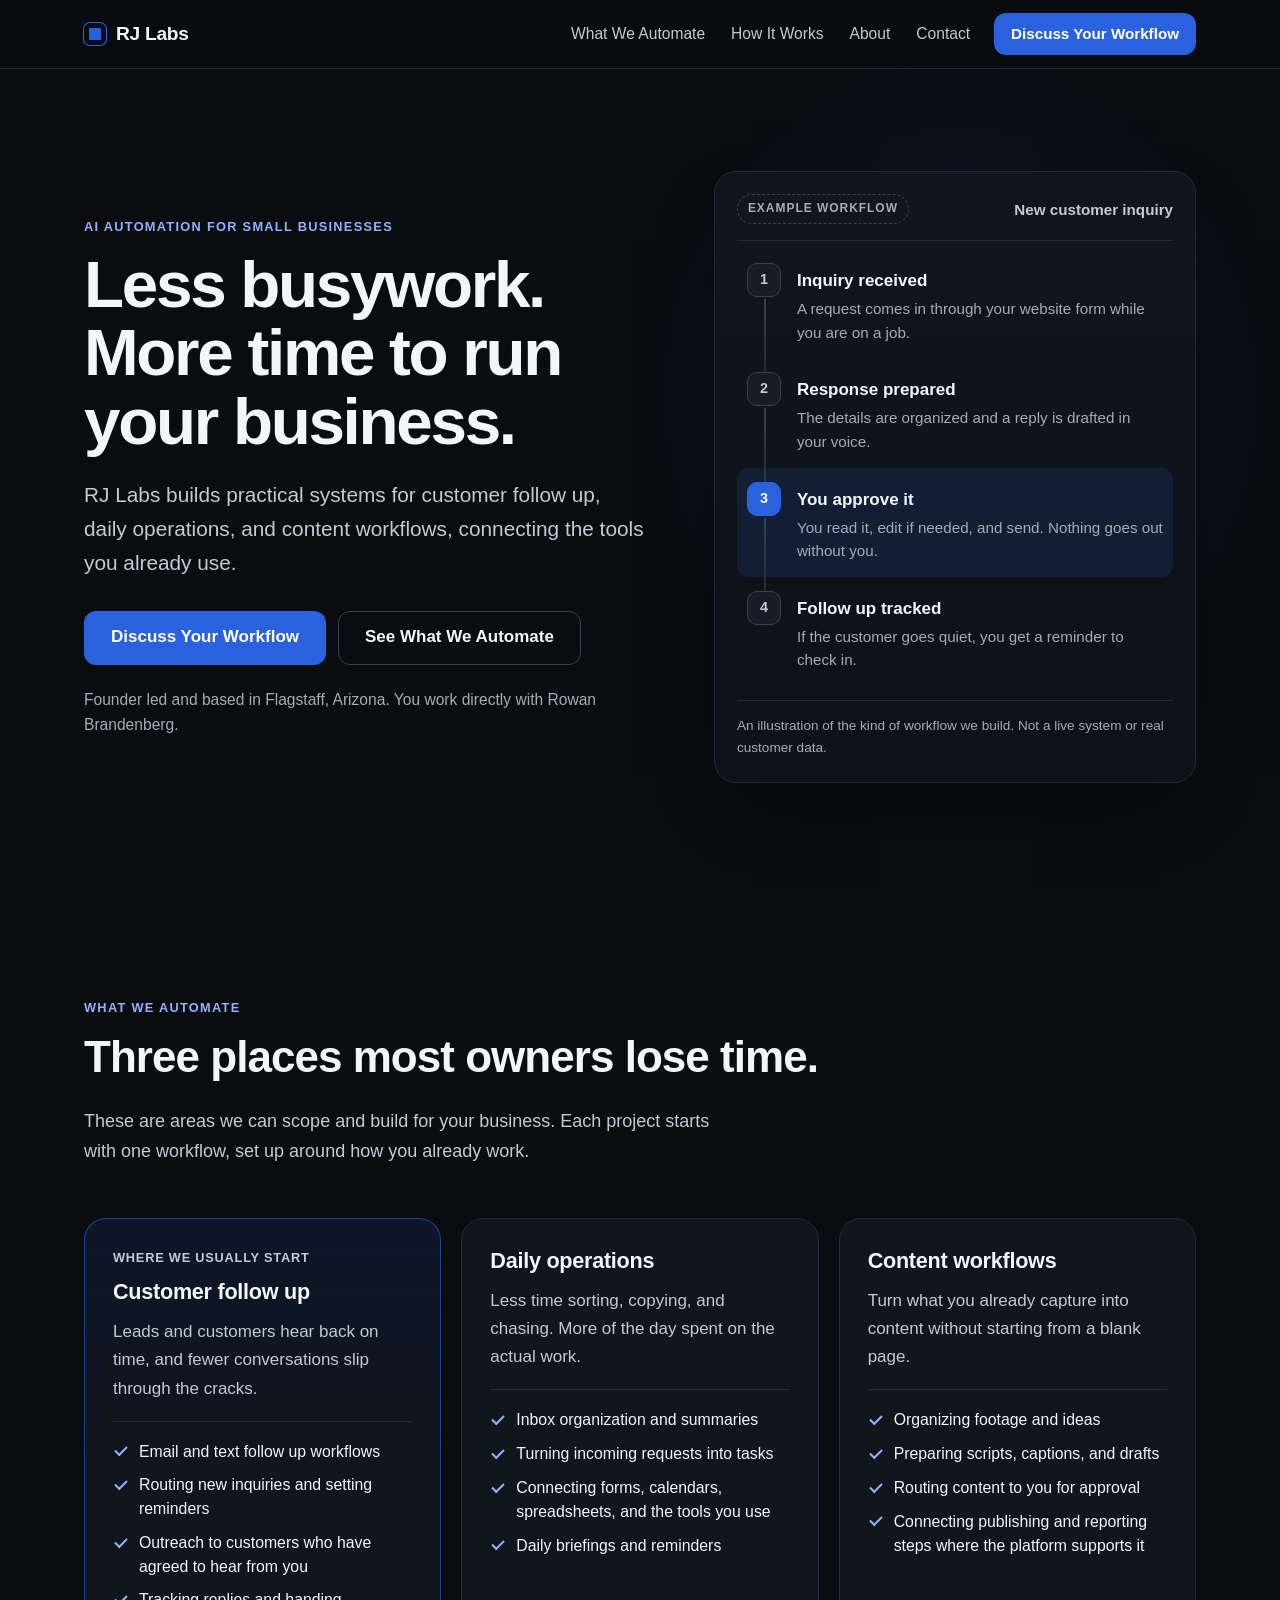
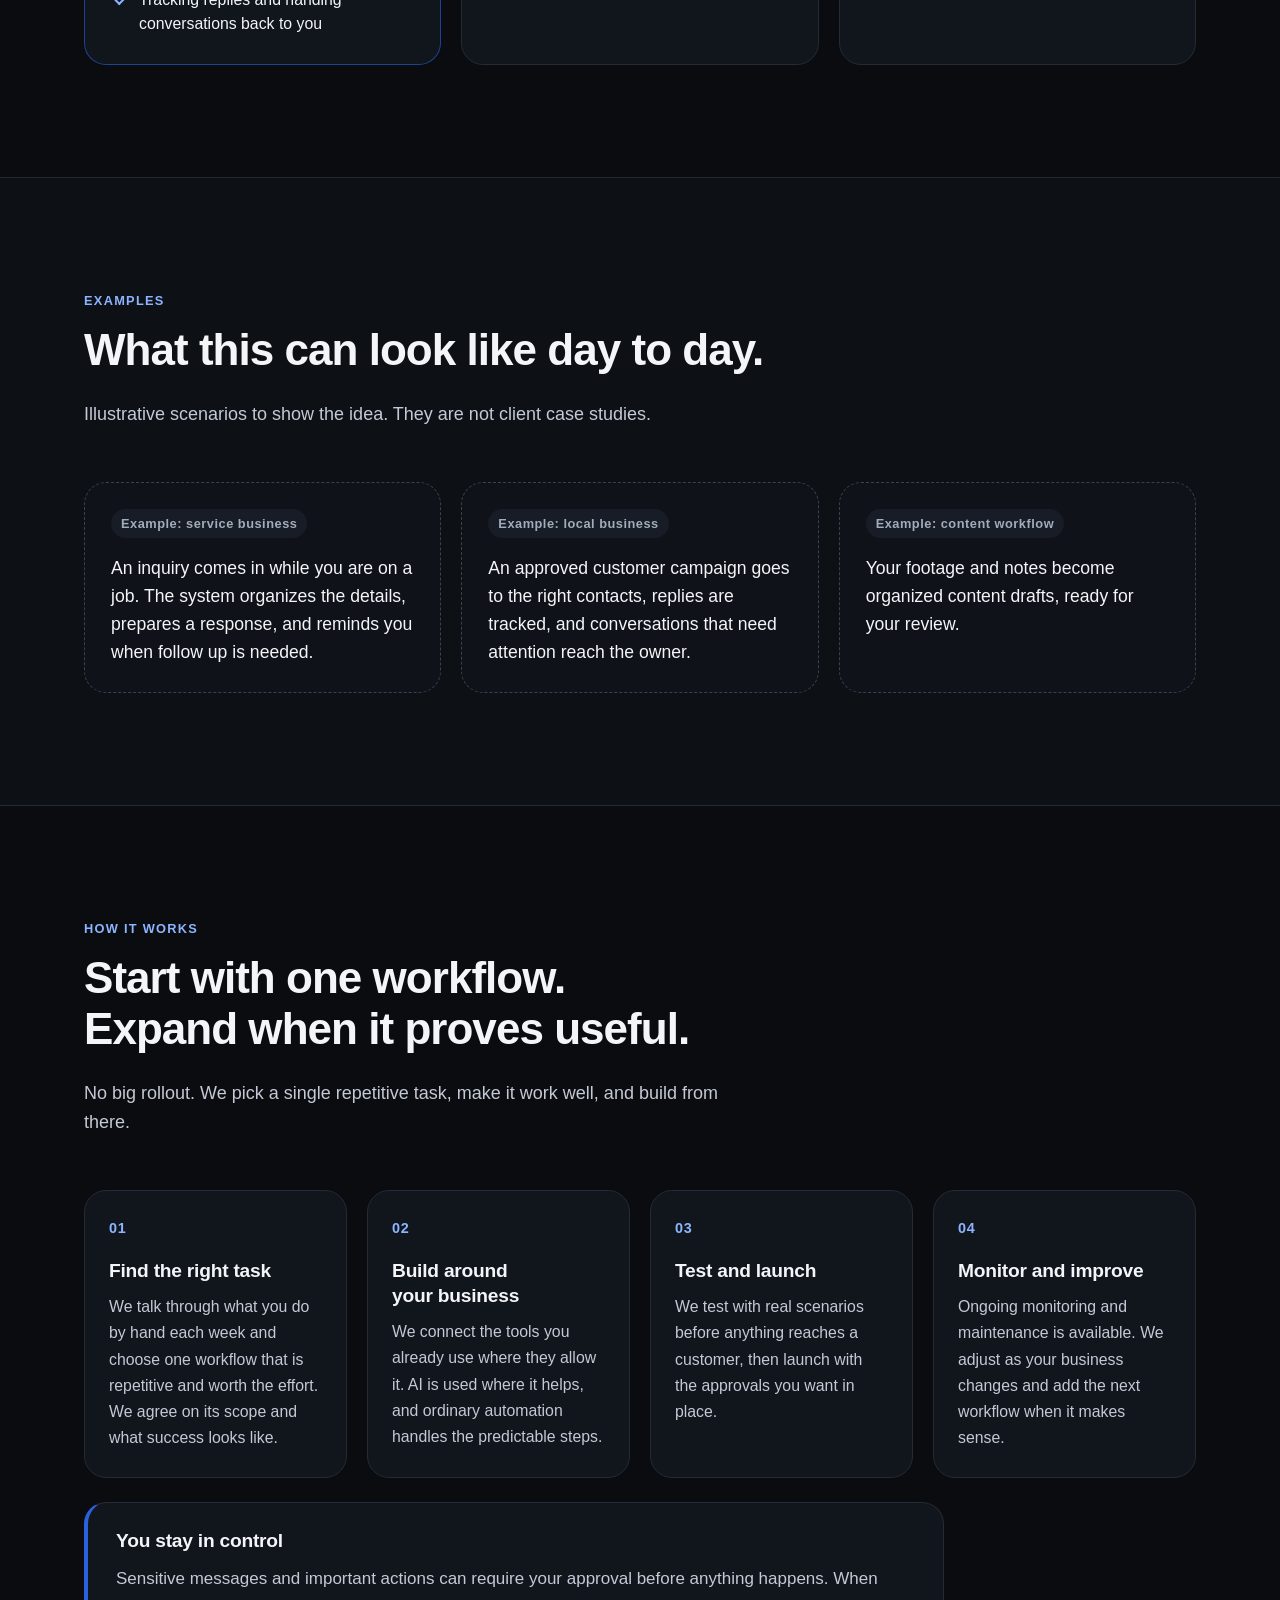
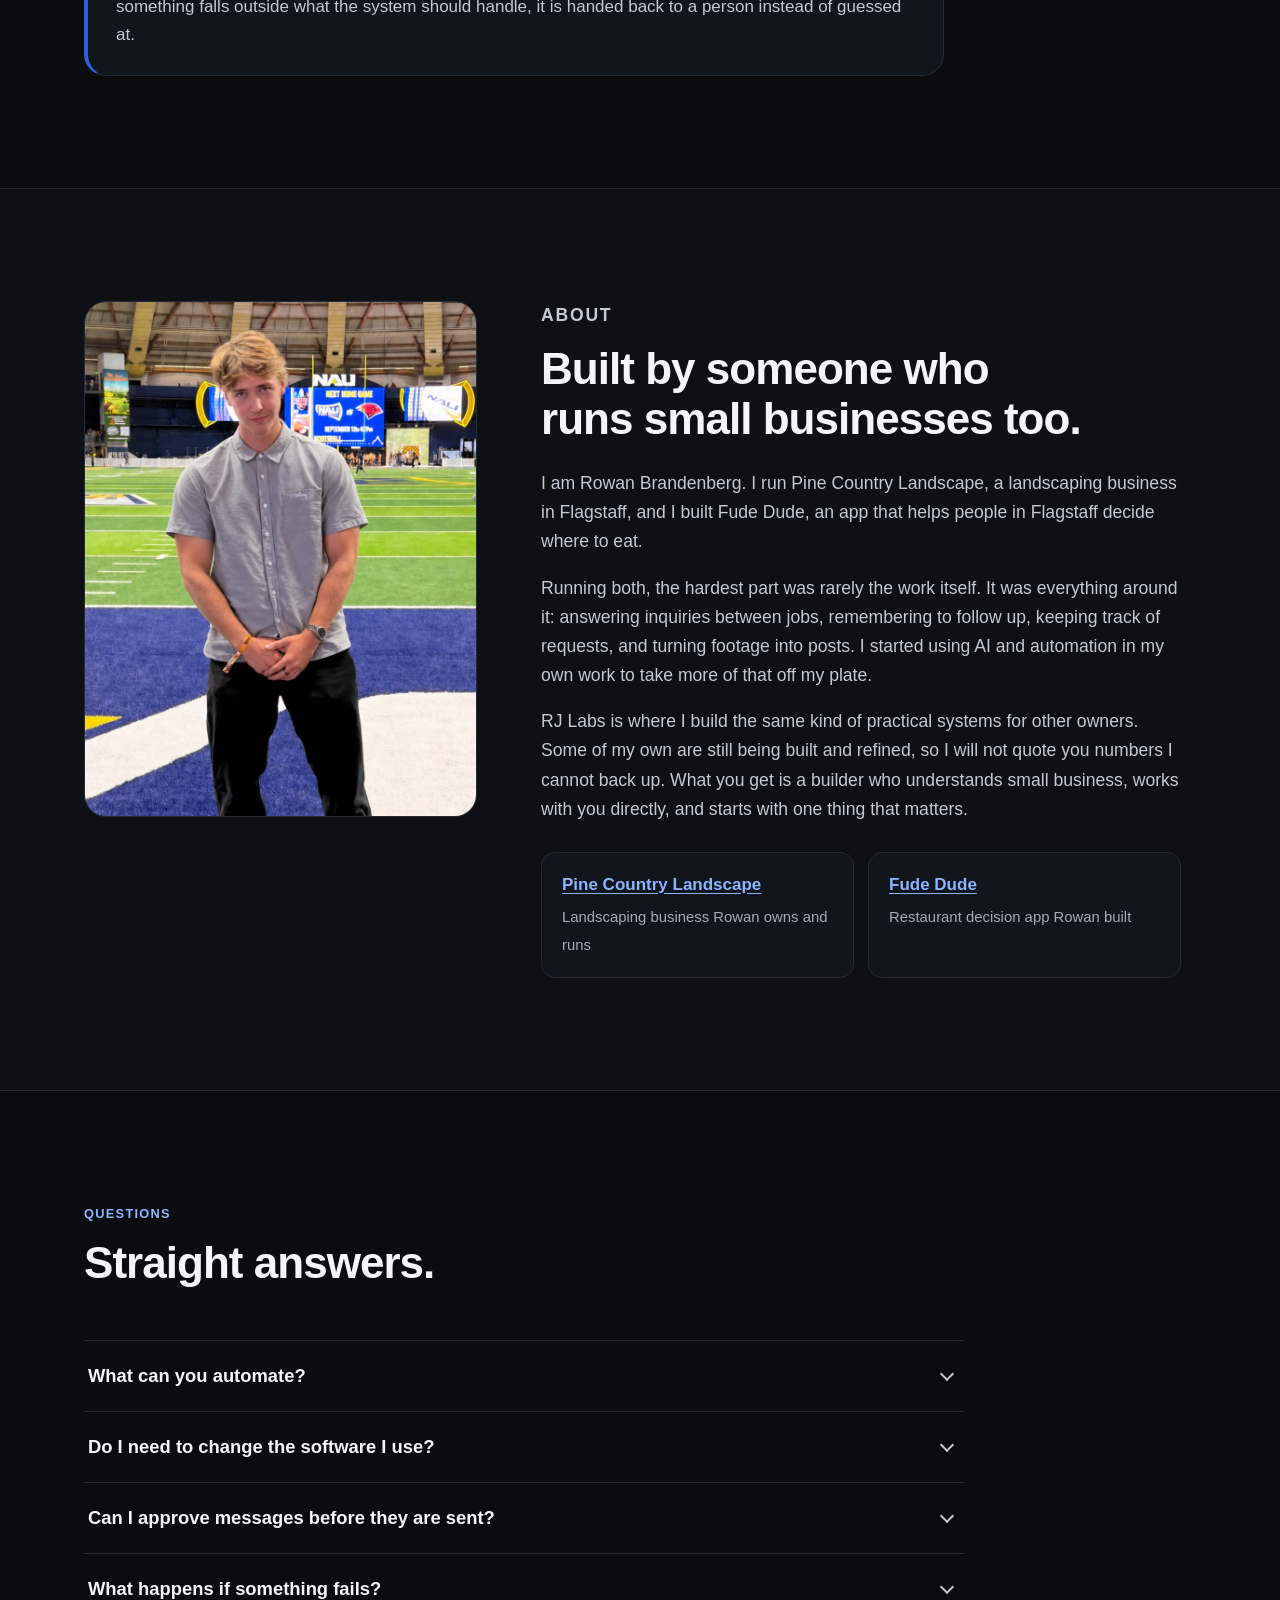
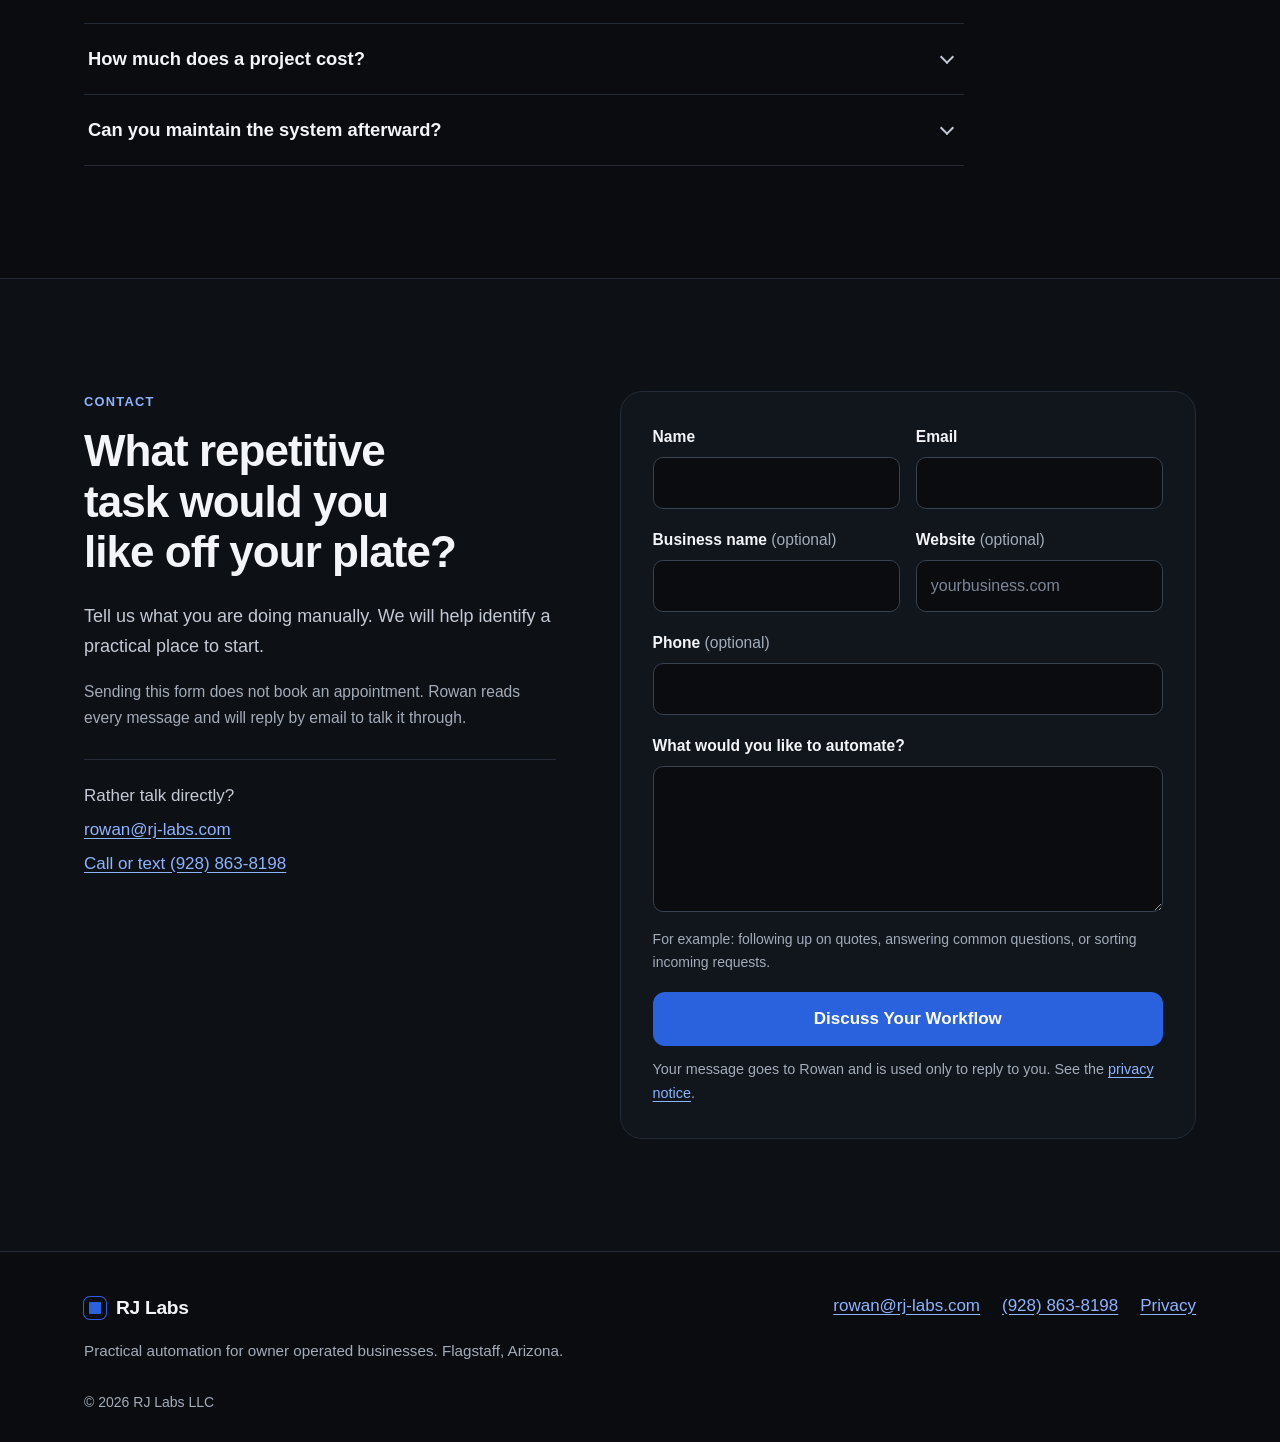
<file: index.html>
<!doctype html>
<html lang="en">
<head>
  <meta charset="utf-8">
  <meta name="viewport" content="width=device-width, initial-scale=1">
  <title>RJ Labs | AI automation for small businesses | Flagstaff, AZ</title>
  <meta name="description" content="RJ Labs builds practical automation for owner operated businesses: customer follow up, daily operations, and content workflows, connected to the tools you already use. Founder led, based in Flagstaff, Arizona.">
  <link rel="canonical" href="https://rj-labs.com/">
  <meta name="color-scheme" content="dark">
  <meta name="theme-color" content="#0A0C10">
  <meta property="og:site_name" content="RJ Labs">
  <meta property="og:title" content="RJ Labs | Less busywork. More time to run your business.">
  <meta property="og:description" content="Practical automation for customer follow up, daily operations, and content workflows, built around the tools you already use.">
  <meta property="og:type" content="website">
  <meta property="og:url" content="https://rj-labs.com/">
  <meta property="og:image" content="https://rj-labs.com/assets/og.jpg">
  <meta property="og:image:width" content="1200">
  <meta property="og:image:height" content="630">
  <meta property="og:image:alt" content="RJ Labs. Less busywork. More time to run your business.">
  <meta name="twitter:card" content="summary_large_image">
  <meta name="twitter:title" content="RJ Labs | AI automation for small businesses">
  <meta name="twitter:description" content="Practical automation for customer follow up, daily operations, and content workflows.">
  <meta name="twitter:image" content="https://rj-labs.com/assets/og.jpg">
  <link rel="icon" href="assets/favicon.svg" type="image/svg+xml">
  <link rel="apple-touch-icon" href="assets/apple-touch-icon.png">
  <link rel="stylesheet" href="styles.css">
  <script>document.documentElement.className += " js";</script>
  <script type="application/ld+json">
  {
    "@context": "https://schema.org",
    "@type": "ProfessionalService",
    "name": "RJ Labs",
    "legalName": "RJ Labs LLC",
    "url": "https://rj-labs.com/",
    "logo": "https://rj-labs.com/assets/apple-touch-icon.png",
    "image": "https://rj-labs.com/assets/og.jpg",
    "description": "Practical automation for owner operated small businesses: customer follow up, daily operations, and content workflows.",
    "email": "rowan@rj-labs.com",
    "telephone": "+1-928-863-8198",
    "areaServed": [
      {"@type": "City", "name": "Flagstaff, Arizona"},
      {"@type": "State", "name": "Arizona"}
    ],
    "founder": {"@type": "Person", "name": "Rowan Brandenberg"}
  }
  </script>
</head>
<body>
  <a class="skip" href="#main">Skip to main content</a>

  <header class="site-header">
    <div class="wrap header-row">
      <a class="brand" href="#top" aria-label="RJ Labs, back to top">
        <span class="brand-mark" aria-hidden="true"></span>
        <span class="brand-name">RJ Labs</span>
      </a>
      <button class="menu-toggle" id="menu-toggle" type="button" aria-expanded="false" aria-controls="site-nav">
        <span class="menu-icon" aria-hidden="true"></span>
        <span class="menu-label">Menu</span>
      </button>
      <nav class="site-nav" id="site-nav" aria-label="Main">
        <ul class="nav">
          <li><a href="#automate">What We Automate</a></li>
          <li><a href="#how">How It Works</a></li>
          <li><a href="#about">About</a></li>
          <li><a href="#contact">Contact</a></li>
        </ul>
        <a class="btn btn-primary btn-sm nav-cta" href="#contact" data-cta="header">Discuss Your Workflow</a>
      </nav>
    </div>
  </header>

  <main id="main">
    <!-- Hero -->
    <section class="hero" id="top" aria-labelledby="hero-title">
      <div class="wrap hero-grid">
        <div class="hero-copy">
          <p class="eyebrow">AI automation for small businesses</p>
          <h1 id="hero-title">Less busywork. More time to run your business.</h1>
          <p class="lede">RJ Labs builds practical systems for customer follow up, daily operations, and content workflows, connecting the tools you already use.</p>
          <div class="hero-actions">
            <a class="btn btn-primary btn-lg" href="#contact" data-cta="hero">Discuss Your Workflow</a>
            <a class="btn btn-quiet btn-lg" href="#automate">See What We Automate</a>
          </div>
          <p class="hero-note">Founder led and based in Flagstaff, Arizona. You work directly with Rowan Brandenberg.</p>
        </div>

        <figure class="flow" aria-labelledby="flow-caption">
          <div class="flow-head">
            <span class="flow-tag">Example workflow</span>
            <span class="flow-title">New customer inquiry</span>
          </div>
          <ol class="flow-steps">
            <li class="flow-step" style="--i:0">
              <span class="flow-dot" aria-hidden="true">1</span>
              <div>
                <p class="flow-step-title">Inquiry received</p>
                <p class="flow-step-text">A request comes in through your website form while you are on a job.</p>
              </div>
            </li>
            <li class="flow-step" style="--i:1">
              <span class="flow-dot" aria-hidden="true">2</span>
              <div>
                <p class="flow-step-title">Response prepared</p>
                <p class="flow-step-text">The details are organized and a reply is drafted in your voice.</p>
              </div>
            </li>
            <li class="flow-step flow-step-owner" style="--i:2">
              <span class="flow-dot" aria-hidden="true">3</span>
              <div>
                <p class="flow-step-title">You approve it</p>
                <p class="flow-step-text">You read it, edit if needed, and send. Nothing goes out without you.</p>
              </div>
            </li>
            <li class="flow-step" style="--i:3">
              <span class="flow-dot" aria-hidden="true">4</span>
              <div>
                <p class="flow-step-title">Follow up tracked</p>
                <p class="flow-step-text">If the customer goes quiet, you get a reminder to check in.</p>
              </div>
            </li>
          </ol>
          <figcaption id="flow-caption" class="flow-caption">An illustration of the kind of workflow we build. Not a live system or real customer data.</figcaption>
        </figure>
      </div>
    </section>

    <!-- What we automate -->
    <section class="section" id="automate" aria-labelledby="automate-title">
      <div class="wrap">
        <div class="section-head">
          <p class="eyebrow">What we automate</p>
          <h2 id="automate-title">Three places most owners lose time.</h2>
          <p class="section-sub">These are areas we can scope and build for your business. Each project starts with one workflow, set up around how you already work.</p>
        </div>
        <div class="service-grid">
          <article class="service service-lead reveal">
            <p class="service-kicker">Where we usually start</p>
            <h3>Customer follow up</h3>
            <p>Leads and customers hear back on time, and fewer conversations slip through the cracks.</p>
            <ul class="ticks">
              <li>Email and text follow up workflows</li>
              <li>Routing new inquiries and setting reminders</li>
              <li>Outreach to customers who have agreed to hear from you</li>
              <li>Tracking replies and handing conversations back to you</li>
            </ul>
          </article>
          <article class="service reveal">
            <h3>Daily operations</h3>
            <p>Less time sorting, copying, and chasing. More of the day spent on the actual work.</p>
            <ul class="ticks">
              <li>Inbox organization and summaries</li>
              <li>Turning incoming requests into tasks</li>
              <li>Connecting forms, calendars, spreadsheets, and the tools you use</li>
              <li>Daily briefings and reminders</li>
            </ul>
          </article>
          <article class="service reveal">
            <h3>Content workflows</h3>
            <p>Turn what you already capture into content without starting from a blank page.</p>
            <ul class="ticks">
              <li>Organizing footage and ideas</li>
              <li>Preparing scripts, captions, and drafts</li>
              <li>Routing content to you for approval</li>
              <li>Connecting publishing and reporting steps where the platform supports it</li>
            </ul>
          </article>
        </div>
      </div>
    </section>

    <!-- Examples -->
    <section class="section section-alt" id="examples" aria-labelledby="examples-title">
      <div class="wrap">
        <div class="section-head">
          <p class="eyebrow">Examples</p>
          <h2 id="examples-title">What this can look like day to day.</h2>
          <p class="section-sub">Illustrative scenarios to show the idea. They are not client case studies.</p>
        </div>
        <div class="example-grid">
          <article class="example reveal">
            <p class="example-tag">Example: service business</p>
            <p class="example-text">An inquiry comes in while you are on a job. The system organizes the details, prepares a response, and reminds you when follow up is needed.</p>
          </article>
          <article class="example reveal">
            <p class="example-tag">Example: local business</p>
            <p class="example-text">An approved customer campaign goes to the right contacts, replies are tracked, and conversations that need attention reach the owner.</p>
          </article>
          <article class="example reveal">
            <p class="example-tag">Example: content workflow</p>
            <p class="example-text">Your footage and notes become organized content drafts, ready for your review.</p>
          </article>
        </div>
      </div>
    </section>

    <!-- How it works -->
    <section class="section" id="how" aria-labelledby="how-title">
      <span id="how-we-work" class="anchor-alias" aria-hidden="true"></span>
      <div class="wrap">
        <div class="section-head">
          <p class="eyebrow">How it works</p>
          <h2 id="how-title">Start with one workflow. Expand when it proves useful.</h2>
          <p class="section-sub">No big rollout. We pick a single repetitive task, make it work well, and build from there.</p>
        </div>
        <ol class="steps">
          <li class="step reveal">
            <span class="step-num" aria-hidden="true">01</span>
            <h3>Find the right task</h3>
            <p>We talk through what you do by hand each week and choose one workflow that is repetitive and worth the effort. We agree on its scope and what success looks like.</p>
          </li>
          <li class="step reveal">
            <span class="step-num" aria-hidden="true">02</span>
            <h3>Build around your business</h3>
            <p>We connect the tools you already use where they allow it. AI is used where it helps, and ordinary automation handles the predictable steps.</p>
          </li>
          <li class="step reveal">
            <span class="step-num" aria-hidden="true">03</span>
            <h3>Test and launch</h3>
            <p>We test with real scenarios before anything reaches a customer, then launch with the approvals you want in place.</p>
          </li>
          <li class="step reveal">
            <span class="step-num" aria-hidden="true">04</span>
            <h3>Monitor and improve</h3>
            <p>Ongoing monitoring and maintenance is available. We adjust as your business changes and add the next workflow when it makes sense.</p>
          </li>
        </ol>
        <div class="control reveal">
          <h3>You stay in control</h3>
          <p>Sensitive messages and important actions can require your approval before anything happens. When something falls outside what the system should handle, it is handed back to a person instead of guessed at.</p>
        </div>
      </div>
    </section>

    <!-- About -->
    <section class="section section-alt" id="about" aria-labelledby="about-title">
      <div class="wrap about-grid">
        <img class="about-photo" src="assets/rowan.jpg" width="560" height="736" loading="lazy" alt="Rowan Brandenberg, founder of RJ Labs">
        <div class="about-text">
          <p class="eyebrow">About</p>
          <h2 id="about-title">Built by someone who runs small businesses too.</h2>
          <p>I am Rowan Brandenberg. I run Pine Country Landscape, a landscaping business in Flagstaff, and I built Fude Dude, an app that helps people in Flagstaff decide where to eat.</p>
          <p>Running both, the hardest part was rarely the work itself. It was everything around it: answering inquiries between jobs, remembering to follow up, keeping track of requests, and turning footage into posts. I started using AI and automation in my own work to take more of that off my plate.</p>
          <p>RJ Labs is where I build the same kind of practical systems for other owners. Some of my own are still being built and refined, so I will not quote you numbers I cannot back up. What you get is a builder who understands small business, works with you directly, and starts with one thing that matters.</p>
          <ul class="ventures" aria-label="Businesses Rowan runs">
            <li>
              <a href="https://pinecountrylandscape.com/" target="_blank" rel="noopener">Pine Country Landscape<span class="sr-only"> (opens in a new tab)</span></a>
              <span>Landscaping business Rowan owns and runs</span>
            </li>
            <li>
              <a href="https://fude-dude.com/" target="_blank" rel="noopener">Fude Dude<span class="sr-only"> (opens in a new tab)</span></a>
              <span>Restaurant decision app Rowan built</span>
            </li>
          </ul>
        </div>
      </div>
    </section>

    <!-- FAQ -->
    <section class="section" id="faq" aria-labelledby="faq-title">
      <span id="prices" class="anchor-alias" aria-hidden="true"></span>
      <div class="wrap faq-wrap">
        <div class="section-head">
          <p class="eyebrow">Questions</p>
          <h2 id="faq-title">Straight answers.</h2>
        </div>
        <div class="faq">
          <details>
            <summary>What can you automate?</summary>
            <div class="faq-body">
              <p>Repetitive work that follows a pattern: following up with leads and customers, routing inquiries, organizing your inbox, turning requests into tasks, reminders and daily briefings, and preparing content drafts. Whether a specific task is a good fit depends on the tools involved and how predictable it is. Some things are better left to a person, and we will tell you when that is the case.</p>
            </div>
          </details>
          <details>
            <summary>Do I need to change the software I use?</summary>
            <div class="faq-body">
              <p>Usually not. We try to build around the tools you already have. Compatibility depends on what those tools allow other software to connect to. If something cannot be connected cleanly, we will explain the options during scoping before you commit to anything.</p>
            </div>
          </details>
          <details>
            <summary>Can I approve messages before they are sent?</summary>
            <div class="faq-body">
              <p>Yes. Customer messages and important actions can be set up to wait for your approval. Many owners start that way and only loosen it for routine steps once they trust how the system behaves.</p>
            </div>
          </details>
          <details>
            <summary>What happens if something fails?</summary>
            <div class="faq-body">
              <p>Systems are designed so that when a step cannot be completed or a situation is unclear, the item is handed back to a person rather than guessed at. How the system is monitored, and how problems are reported and fixed, is defined in your engagement. No automation is perfect, which is why important steps can require your approval.</p>
            </div>
          </details>
          <details id="faq-cost">
            <summary>How much does a project cost?</summary>
            <div class="faq-body">
              <p>Every project is scoped individually, because the work depends on the workflow and the tools involved. You will get a written scope and a quote before any work starts. Some workflows also have running costs, such as software subscriptions or text messaging usage. We explain those during scoping so there are no surprises.</p>
            </div>
          </details>
          <details>
            <summary>Can you maintain the system afterward?</summary>
            <div class="faq-body">
              <p>Yes. Ongoing monitoring and maintenance is available after launch. What is covered and how quickly issues are handled is written into the agreement, so you know exactly what to expect.</p>
            </div>
          </details>
        </div>
      </div>
    </section>

    <!-- Contact -->
    <section class="section section-contact" id="contact" aria-labelledby="contact-title">
      <span id="check" class="anchor-alias" aria-hidden="true"></span>
      <div class="wrap contact-grid">
        <div class="contact-copy">
          <p class="eyebrow">Contact</p>
          <h2 id="contact-title">What repetitive task would you like off your plate?</h2>
          <p class="section-sub">Tell us what you are doing manually. We will help identify a practical place to start.</p>
          <p class="contact-note">Sending this form does not book an appointment. Rowan reads every message and will reply by email to talk it through.</p>
          <div class="contact-alt">
            <p>Rather talk directly?</p>
            <p><a class="text-link" href="mailto:rowan@rj-labs.com?subject=Automation%20question">rowan@rj-labs.com</a></p>
            <p><a class="text-link" href="tel:+19288638198">Call or text (928) 863-8198</a></p>
          </div>
        </div>

        <div class="contact-panel">
          <form class="contact-form" id="contact-form" novalidate>
            <div class="field-row">
              <div class="field">
                <label for="c-name">Name</label>
                <input id="c-name" name="name" type="text" autocomplete="name" maxlength="100" required aria-describedby="c-name-err">
                <p class="field-error" id="c-name-err" hidden>Please add your name.</p>
              </div>
              <div class="field">
                <label for="c-email">Email</label>
                <input id="c-email" name="email" type="email" autocomplete="email" maxlength="200" required aria-describedby="c-email-err">
                <p class="field-error" id="c-email-err" hidden>Please add an email address we can reply to.</p>
              </div>
            </div>
            <div class="field-row">
              <div class="field">
                <label for="c-biz">Business name <span class="opt">(optional)</span></label>
                <input id="c-biz" name="business" type="text" autocomplete="organization" maxlength="150">
              </div>
              <div class="field">
                <label for="c-site">Website <span class="opt">(optional)</span></label>
                <input id="c-site" name="website" type="text" inputmode="url" autocomplete="url" maxlength="200" placeholder="yourbusiness.com">
              </div>
            </div>
            <div class="field">
              <label for="c-phone">Phone <span class="opt">(optional)</span></label>
              <input id="c-phone" name="phone" type="tel" autocomplete="tel" maxlength="40">
            </div>
            <div class="field">
              <label for="c-msg">What would you like to automate?</label>
              <textarea id="c-msg" name="message" rows="5" maxlength="4000" required aria-describedby="c-msg-hint c-msg-err"></textarea>
              <p class="field-hint" id="c-msg-hint">For example: following up on quotes, answering common questions, or sorting incoming requests.</p>
              <p class="field-error" id="c-msg-err" hidden>Please tell us a little about the task.</p>
            </div>
            <p class="hp-field" aria-hidden="true"><label>Leave this empty<input id="c-hp" name="company_url" type="text" tabindex="-1" autocomplete="off"></label></p>
            <button class="btn btn-primary btn-lg btn-block" type="submit">Discuss Your Workflow</button>
            <p class="fine">Your message goes to Rowan and is used only to reply to you. See the <a class="text-link" href="privacy.html">privacy notice</a>.</p>
          </form>
          <div class="send-status" id="contact-status" role="status" aria-live="polite" tabindex="-1"></div>
        </div>
      </div>
    </section>
  </main>

  <footer class="site-footer">
    <div class="wrap footer-row">
      <div>
        <a class="brand brand-footer" href="#top" aria-label="RJ Labs, back to top">
          <span class="brand-mark" aria-hidden="true"></span>
          <span class="brand-name">RJ Labs</span>
        </a>
        <p class="footer-line">Practical automation for owner operated businesses. Flagstaff, Arizona.</p>
      </div>
      <ul class="footer-links">
        <li><a class="text-link" href="mailto:rowan@rj-labs.com">rowan@rj-labs.com</a></li>
        <li><a class="text-link" href="tel:+19288638198">(928) 863-8198</a></li>
        <li><a class="text-link" href="privacy.html">Privacy</a></li>
      </ul>
    </div>
    <div class="wrap">
      <p class="footer-legal">&copy; <span id="year">2026</span> RJ Labs LLC</p>
    </div>
  </footer>

  <script src="app.js" defer></script>
</body>
</html>
</file>
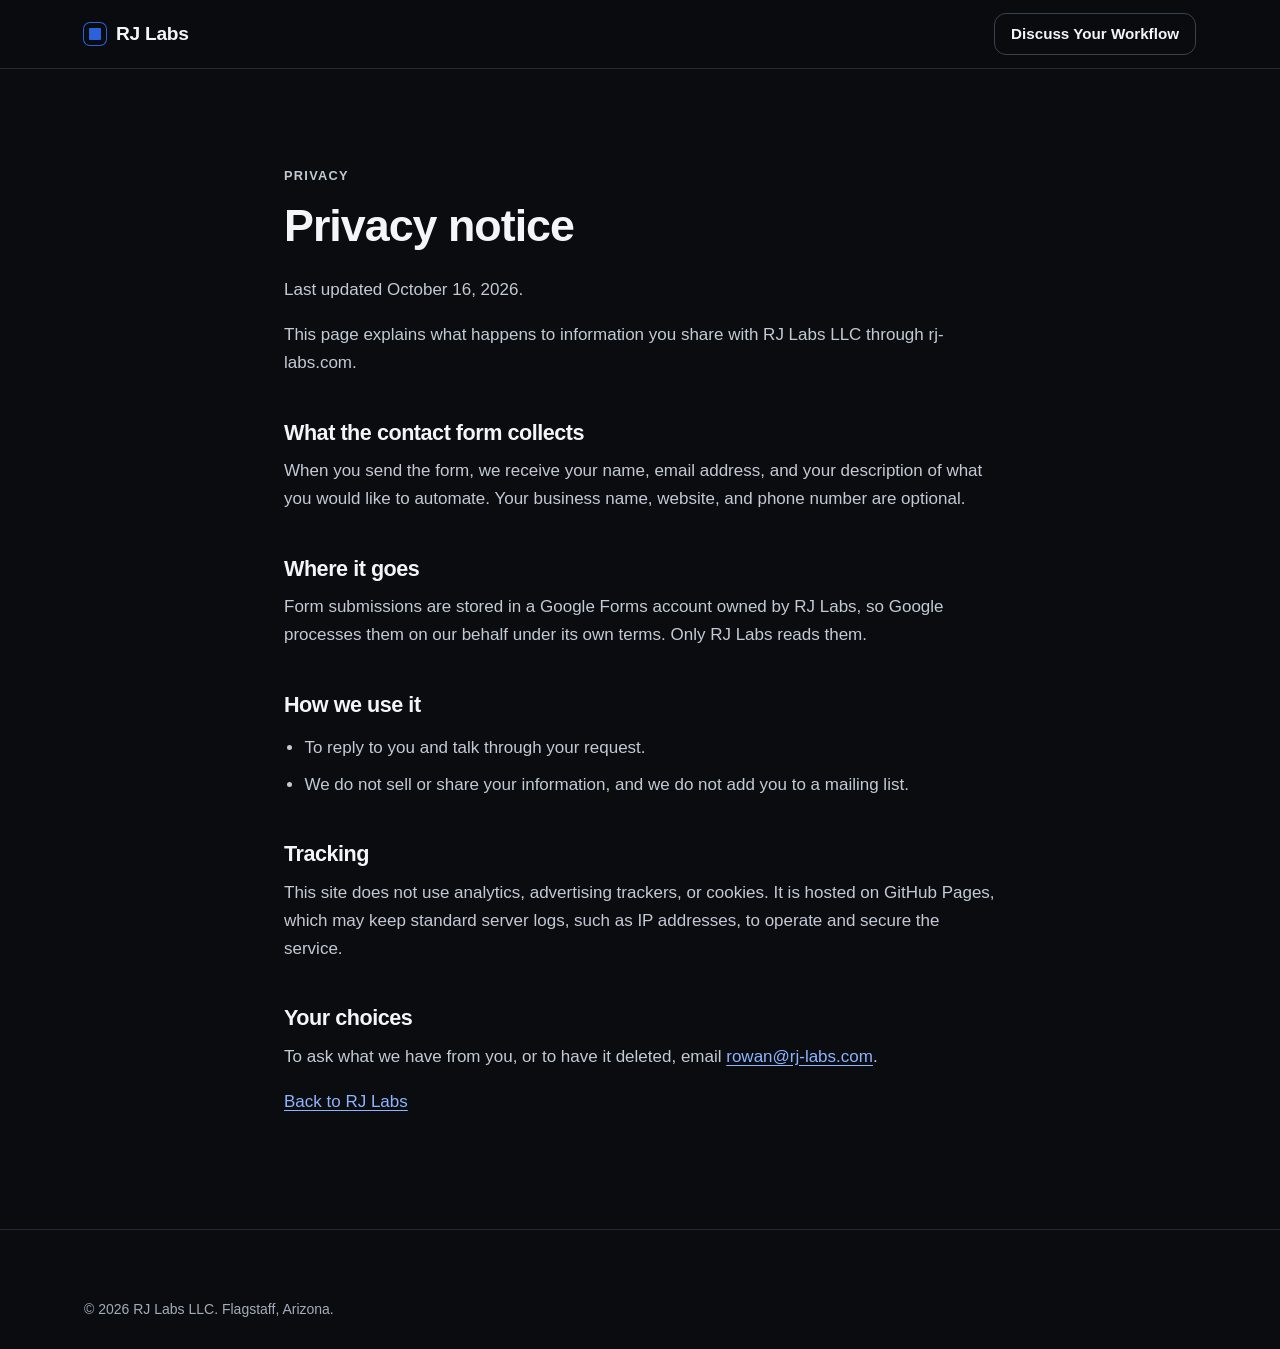
<file: privacy.html>
<!doctype html>
<html lang="en">
<head>
  <meta charset="utf-8">
  <meta name="viewport" content="width=device-width, initial-scale=1">
  <title>Privacy | RJ Labs</title>
  <meta name="description" content="How RJ Labs handles the information you send through the rj-labs.com contact form.">
  <link rel="canonical" href="https://rj-labs.com/privacy.html">
  <meta name="color-scheme" content="dark">
  <meta name="theme-color" content="#0A0C10">
  <link rel="icon" href="assets/favicon.svg" type="image/svg+xml">
  <link rel="stylesheet" href="styles.css">
</head>
<body>
  <a class="skip" href="#main">Skip to main content</a>
  <header class="site-header">
    <div class="wrap header-row">
      <a class="brand" href="/" aria-label="RJ Labs home">
        <span class="brand-mark" aria-hidden="true"></span>
        <span class="brand-name">RJ Labs</span>
      </a>
      <a class="btn btn-quiet btn-sm" href="/#contact">Discuss Your Workflow</a>
    </div>
  </header>
  <main id="main" class="page">
    <div class="wrap">
      <p class="eyebrow">Privacy</p>
      <h1>Privacy notice</h1>
      <p>Last updated October 16, 2026.</p>
      <p>This page explains what happens to information you share with RJ Labs LLC through rj-labs.com.</p>

      <h2>What the contact form collects</h2>
      <p>When you send the form, we receive your name, email address, and your description of what you would like to automate. Your business name, website, and phone number are optional.</p>

      <h2>Where it goes</h2>
      <p>Form submissions are stored in a Google Forms account owned by RJ Labs, so Google processes them on our behalf under its own terms. Only RJ Labs reads them.</p>

      <h2>How we use it</h2>
      <ul>
        <li>To reply to you and talk through your request.</li>
        <li>We do not sell or share your information, and we do not add you to a mailing list.</li>
      </ul>

      <h2>Tracking</h2>
      <p>This site does not use analytics, advertising trackers, or cookies. It is hosted on GitHub Pages, which may keep standard server logs, such as IP addresses, to operate and secure the service.</p>

      <h2>Your choices</h2>
      <p>To ask what we have from you, or to have it deleted, email <a class="text-link" href="mailto:rowan@rj-labs.com">rowan@rj-labs.com</a>.</p>

      <p><a class="text-link" href="/">Back to RJ Labs</a></p>
    </div>
  </main>
  <footer class="site-footer">
    <div class="wrap"><p class="footer-legal">&copy; 2026 RJ Labs LLC. Flagstaff, Arizona.</p></div>
  </footer>
</body>
</html>
</file>
<file: styles.css>
/* RJ Labs. Dark, calm, high contrast. Text colors checked for WCAG AA on their backgrounds. */
:root {
  color-scheme: dark;
  --bg: #0A0C10;
  --bg-alt: #0D1015;
  --surface: #11151C;
  --surface-2: #171C26;
  --line: #242B37;
  --line-strong: #39424F;
  --text: #F3F5F8;
  --text-2: #C3CAD5;
  --muted: #A3ACB9;
  --blue: #2A62DE;
  --blue-hover: #2456CC;
  --blue-text: #8DB4FF;
  --blue-soft: rgba(42, 98, 222, 0.14);
  --good: #7FD4A8;
  --bad: #FF9B8F;
  --radius: 14px;
  --radius-lg: 22px;
  --wrap: 1160px;
  --font: -apple-system, BlinkMacSystemFont, "Segoe UI", Roboto, "Helvetica Neue", Arial, sans-serif;
  --header-h: 68px;
}

*, *::before, *::after { box-sizing: border-box; }
html { scroll-behavior: smooth; scroll-padding-top: calc(var(--header-h) + 12px); -webkit-text-size-adjust: 100%; }
body {
  margin: 0;
  background: var(--bg);
  color: var(--text);
  font-family: var(--font);
  font-size: 1.0625rem;
  line-height: 1.65;
  -webkit-font-smoothing: antialiased;
  text-rendering: optimizeLegibility;
}
img { max-width: 100%; height: auto; display: block; }
a { color: var(--blue-text); text-underline-offset: 3px; }
a:hover { color: #B5CEFF; }
:focus-visible { outline: 3px solid var(--blue-text); outline-offset: 3px; border-radius: 6px; }
h1, h2, h3 { line-height: 1.15; margin: 0 0 0.55em; font-weight: 700; letter-spacing: -0.022em; text-wrap: balance; }
h3 { letter-spacing: -0.012em; line-height: 1.3; }
p { margin: 0 0 1em; }
.sr-only { position: absolute; width: 1px; height: 1px; padding: 0; margin: -1px; overflow: hidden; clip: rect(0 0 0 0); white-space: nowrap; border: 0; }
.skip { position: absolute; left: 16px; top: -80px; background: var(--text); color: var(--bg); padding: 10px 16px; border-radius: 8px; z-index: 200; font-weight: 600; }
.skip:focus { top: 12px; color: var(--bg); }
.anchor-alias { position: relative; top: -12px; display: block; height: 0; }

.wrap { max-width: var(--wrap); margin: 0 auto; padding-inline: 24px; }
@media (max-width: 480px) { .wrap { padding-inline: 16px; } }

/* Buttons */
.btn {
  display: inline-flex; align-items: center; justify-content: center; gap: 8px;
  min-height: 48px; padding: 12px 22px; border-radius: 12px;
  font: inherit; font-weight: 650; font-size: 1rem; line-height: 1.2;
  text-decoration: none; cursor: pointer; border: 1px solid transparent;
  transition: background-color .15s ease, border-color .15s ease, color .15s ease, transform .15s ease;
}
.btn-primary { background: var(--blue); color: #fff; }
.btn-primary:hover { background: var(--blue-hover); color: #fff; }
.btn-primary:active { transform: translateY(1px); }
.btn-quiet { background: transparent; color: var(--text); border-color: var(--line-strong); }
.btn-quiet:hover { background: var(--surface-2); color: var(--text); }
.btn-lg { min-height: 54px; padding: 14px 26px; font-size: 1.0625rem; }
.btn-sm { min-height: 42px; padding: 9px 16px; font-size: 0.95rem; }
.btn-block { width: 100%; }
.btn[disabled] { opacity: .65; cursor: progress; }
.text-link { color: var(--blue-text); }

/* Header */
.site-header {
  position: sticky; top: 0; z-index: 100;
  background: rgba(10, 12, 16, 0.9);
  backdrop-filter: saturate(140%) blur(12px); -webkit-backdrop-filter: saturate(140%) blur(12px);
  border-bottom: 1px solid var(--line);
}
.header-row { display: flex; align-items: center; justify-content: space-between; min-height: var(--header-h); gap: 16px; }
.brand { display: inline-flex; align-items: center; gap: 10px; color: var(--text); text-decoration: none; font-weight: 750; font-size: 1.2rem; letter-spacing: -0.015em; }
.brand:hover { color: var(--text); }
.brand-mark { width: 22px; height: 22px; border-radius: 6px; background: var(--blue); box-shadow: inset 0 0 0 5px var(--bg), 0 0 0 1px var(--blue); flex: none; }
.site-nav { display: flex; align-items: center; gap: 12px; }
.nav { list-style: none; display: flex; gap: 2px; margin: 0; padding: 0; align-items: center; }
.nav a { display: inline-block; color: var(--text-2); text-decoration: none; padding: 10px 12px; border-radius: 10px; font-size: 0.975rem; font-weight: 500; }
.nav a:hover { color: var(--text); background: var(--surface-2); }
.menu-toggle { display: none; }

@media (max-width: 860px) {
  .menu-toggle {
    display: inline-flex; align-items: center; gap: 10px;
    min-height: 44px; padding: 8px 14px; border-radius: 10px;
    background: transparent; color: var(--text); border: 1px solid var(--line-strong);
    font: inherit; font-weight: 600; font-size: 0.95rem; cursor: pointer;
  }
  .menu-icon, .menu-icon::before, .menu-icon::after { display: block; width: 18px; height: 2px; background: currentColor; border-radius: 2px; position: relative; transition: transform .2s ease, background-color .2s ease; }
  .menu-icon::before, .menu-icon::after { content: ""; position: absolute; left: 0; }
  .menu-icon::before { top: -6px; }
  .menu-icon::after { top: 6px; }
  .menu-toggle[aria-expanded="true"] .menu-icon { background: transparent; }
  .menu-toggle[aria-expanded="true"] .menu-icon::before { transform: translateY(6px) rotate(45deg); }
  .menu-toggle[aria-expanded="true"] .menu-icon::after { transform: translateY(-6px) rotate(-45deg); }

  .js .site-nav {
    position: absolute; left: 0; right: 0; top: 100%;
    flex-direction: column; align-items: stretch; gap: 8px;
    padding: 12px 16px 20px; background: var(--bg); border-bottom: 1px solid var(--line);
    display: none;
  }
  .js .site-nav.is-open { display: flex; }
  .js .nav { flex-direction: column; align-items: stretch; }
  .js .nav a { display: block; padding: 14px 12px; font-size: 1.05rem; }
  .js .nav-cta { min-height: 50px; margin-top: 4px; }
  /* Without JS, show the links inline and wrapping */
  html:not(.js) .header-row { flex-wrap: wrap; padding-block: 8px; }
  html:not(.js) .site-nav { flex-wrap: wrap; }
}

/* Shared */
.eyebrow { font-size: 0.8rem; font-weight: 700; letter-spacing: 0.1em; text-transform: uppercase; color: var(--blue-text); margin-bottom: 14px; }
.section { padding-block: clamp(64px, 9vw, 112px); }
.section-alt { background: var(--bg-alt); border-block: 1px solid var(--line); }
.section-head { max-width: 760px; margin-bottom: clamp(32px, 5vw, 52px); }
.section-head h2 { font-size: clamp(1.85rem, 3.6vw, 2.75rem); }
.section-sub { color: var(--text-2); font-size: 1.125rem; max-width: 640px; }
.fine { font-size: 0.9rem; color: var(--muted); margin: 12px 0 0; }

/* Hero */
.hero { position: relative; padding-block: clamp(48px, 8vw, 104px) clamp(56px, 8vw, 104px); overflow: hidden; }
.hero::before {
  content: ""; position: absolute; inset: -20% -10% auto auto; width: 70%; height: 120%;
  background: radial-gradient(closest-side, rgba(42, 98, 222, 0.16), transparent 70%);
  pointer-events: none;
}
.hero-grid { position: relative; display: grid; grid-template-columns: 1.08fr 0.92fr; gap: clamp(32px, 5vw, 72px); align-items: center; }
.hero h1 { font-size: clamp(2.4rem, 5.6vw, 4.1rem); letter-spacing: -0.035em; line-height: 1.04; margin-bottom: 22px; }
.lede { font-size: clamp(1.125rem, 1.7vw, 1.3rem); color: var(--text-2); max-width: 560px; margin-bottom: 30px; }
.hero-actions { display: flex; flex-wrap: wrap; gap: 12px; margin-bottom: 22px; }
.hero-note { color: var(--muted); font-size: 0.975rem; margin: 0; }
@media (max-width: 960px) { .hero-grid { grid-template-columns: 1fr; } }
@media (max-width: 480px) { .hero-actions .btn { width: 100%; } }

/* Workflow illustration */
.flow {
  margin: 0; padding: 22px; border-radius: var(--radius-lg);
  background: linear-gradient(180deg, var(--surface) 0%, #0E1218 100%);
  border: 1px solid var(--line);
  box-shadow: 0 30px 80px -40px rgba(0, 0, 0, 0.8);
}
.flow-head { display: flex; align-items: center; justify-content: space-between; gap: 12px; flex-wrap: wrap; padding-bottom: 16px; margin-bottom: 8px; border-bottom: 1px solid var(--line); }
.flow-tag { font-size: 0.75rem; font-weight: 700; letter-spacing: 0.08em; text-transform: uppercase; color: var(--muted); border: 1px dashed var(--line-strong); padding: 4px 10px; border-radius: 999px; }
.flow-title { font-weight: 650; color: var(--text-2); font-size: 0.95rem; }
.flow-steps { list-style: none; margin: 0; padding: 0; position: relative; }
.flow-step { position: relative; display: grid; grid-template-columns: 36px 1fr; gap: 14px; padding: 14px 10px; border-radius: 12px; }
.flow-step:not(:last-child)::after {
  content: ""; position: absolute; left: 27px; top: 50px; bottom: -14px; width: 2px;
  background: linear-gradient(var(--line-strong), var(--line));
}
.flow-dot {
  position: relative; z-index: 1; width: 34px; height: 34px; border-radius: 10px;
  display: grid; place-items: center; font-weight: 700; font-size: 0.9rem;
  background: var(--surface-2); color: var(--text-2); border: 1px solid var(--line-strong);
  transition: background-color .4s ease, color .4s ease, border-color .4s ease;
}
.flow-step-title { margin: 4px 0 2px; font-weight: 650; }
.flow-step-text { margin: 0; color: var(--muted); font-size: 0.95rem; line-height: 1.55; }
.flow-step-owner .flow-dot { border-color: var(--blue); color: var(--blue-text); }
.flow-step.is-active { background: var(--blue-soft); }
.flow-step.is-active .flow-dot { background: var(--blue); color: #fff; border-color: var(--blue); }
.flow-caption { margin-top: 14px; padding-top: 14px; border-top: 1px solid var(--line); font-size: 0.85rem; color: var(--muted); }

/* Services */
.service-grid { display: grid; grid-template-columns: repeat(3, 1fr); gap: 20px; }
.service { padding: 28px; border-radius: var(--radius-lg); background: var(--surface); border: 1px solid var(--line); }
.service h3 { font-size: 1.35rem; }
.service > p { color: var(--text-2); }
.service-lead { border-color: rgba(42, 98, 222, 0.6); background: linear-gradient(180deg, rgba(42, 98, 222, 0.12), var(--surface) 55%); }
.service-kicker { font-size: 0.8rem; font-weight: 700; letter-spacing: 0.06em; text-transform: uppercase; color: var(--blue-text); margin-bottom: 10px; }
.ticks { list-style: none; margin: 18px 0 0; padding: 18px 0 0; border-top: 1px solid var(--line); display: grid; gap: 10px; }
.ticks li { position: relative; padding-left: 26px; color: var(--text); font-size: 0.99rem; line-height: 1.5; }
.ticks li::before {
  content: ""; position: absolute; left: 2px; top: 0.42em; width: 12px; height: 7px;
  border-left: 2px solid var(--blue-text); border-bottom: 2px solid var(--blue-text); transform: rotate(-45deg);
}
@media (max-width: 960px) { .service-grid { grid-template-columns: 1fr; max-width: 640px; } }

/* Examples */
.example-grid { display: grid; grid-template-columns: repeat(3, 1fr); gap: 20px; }
.example { padding: 26px; border-radius: var(--radius-lg); border: 1px dashed var(--line-strong); background: rgba(17, 21, 28, 0.6); }
.example-tag { display: inline-block; font-size: 0.8rem; font-weight: 700; letter-spacing: 0.04em; color: var(--muted); background: var(--surface-2); padding: 4px 10px; border-radius: 999px; margin-bottom: 16px; }
.example-text { font-size: 1.1rem; line-height: 1.6; margin: 0; }
@media (max-width: 960px) { .example-grid { grid-template-columns: 1fr; max-width: 640px; } }

/* Steps */
.steps { list-style: none; margin: 0; padding: 0; display: grid; grid-template-columns: repeat(4, 1fr); gap: 20px; counter-reset: none; }
.step { padding: 26px 24px; border-radius: var(--radius-lg); background: var(--surface); border: 1px solid var(--line); }
.step-num { display: block; font-size: 0.9rem; font-weight: 750; color: var(--blue-text); letter-spacing: 0.06em; margin-bottom: 18px; }
.step h3 { font-size: 1.2rem; }
.step p { color: var(--text-2); margin: 0; font-size: 0.99rem; }
.control { margin-top: 24px; padding: 26px 28px; border-radius: var(--radius-lg); border: 1px solid var(--line); background: var(--surface); border-left: 4px solid var(--blue); max-width: 860px; }
.control h3 { font-size: 1.2rem; }
.control p { color: var(--text-2); margin: 0; }
@media (max-width: 1040px) { .steps { grid-template-columns: repeat(2, 1fr); } }
@media (max-width: 600px) { .steps { grid-template-columns: 1fr; } }

/* About */
.about-grid { display: grid; grid-template-columns: 0.75fr 1.25fr; gap: clamp(32px, 5vw, 72px); align-items: start; }
.about-photo { width: 100%; max-width: 420px; border-radius: var(--radius-lg); border: 1px solid var(--line); aspect-ratio: 560 / 736; object-fit: cover; }
.about-text h2 { font-size: clamp(1.85rem, 3.6vw, 2.75rem); }
.about-text p { color: var(--text-2); font-size: 1.1rem; max-width: 640px; }
.ventures { list-style: none; margin: 28px 0 0; padding: 0; display: grid; grid-template-columns: 1fr 1fr; gap: 14px; max-width: 640px; }
.ventures li { padding: 18px 20px; border-radius: var(--radius); border: 1px solid var(--line); background: var(--surface); }
.ventures a { display: block; font-weight: 650; margin-bottom: 4px; }
.ventures span:not(.sr-only) { color: var(--muted); font-size: 0.93rem; }
@media (max-width: 860px) {
  .about-grid { grid-template-columns: 1fr; }
  .about-photo { max-width: 260px; }
}
@media (max-width: 520px) { .ventures { grid-template-columns: 1fr; } }

/* FAQ */
.faq { max-width: 880px; }
.faq { border-top: 1px solid var(--line); max-width: 880px; }
.faq details { border-bottom: 1px solid var(--line); }
.faq summary {
  list-style: none; cursor: pointer; position: relative;
  padding: 22px 48px 22px 4px; font-weight: 650; font-size: 1.15rem; line-height: 1.4;
  border-radius: 8px;
}
.faq summary::-webkit-details-marker { display: none; }
.faq summary::after {
  content: ""; position: absolute; right: 12px; top: 50%; width: 10px; height: 10px; margin-top: -7px;
  border-right: 2px solid var(--text-2); border-bottom: 2px solid var(--text-2); transform: rotate(45deg);
  transition: transform .2s ease;
}
.faq details[open] summary::after { transform: rotate(-135deg); margin-top: -2px; }
.faq summary:hover { color: #fff; }
.faq-body { padding: 0 4px 22px; }
.faq-body p { color: var(--text-2); margin: 0; max-width: 720px; }

/* Contact */
.section-contact { background: var(--bg-alt); border-top: 1px solid var(--line); }
.contact-grid { display: grid; grid-template-columns: 0.9fr 1.1fr; gap: clamp(32px, 5vw, 72px); align-items: start; }
.contact-copy h2 { font-size: clamp(1.85rem, 3.6vw, 2.75rem); }
.contact-note { color: var(--muted); font-size: 0.975rem; max-width: 460px; }
.contact-alt { margin-top: 28px; padding-top: 22px; border-top: 1px solid var(--line); }
.contact-alt p { margin: 0 0 6px; color: var(--text-2); }
.contact-panel { padding: clamp(22px, 3vw, 32px); border-radius: var(--radius-lg); background: var(--surface); border: 1px solid var(--line); }
.field-row { display: grid; grid-template-columns: 1fr 1fr; gap: 16px; }
.field { margin-bottom: 18px; }
.field label { display: block; font-weight: 600; margin-bottom: 7px; font-size: 0.975rem; }
.opt { font-weight: 400; color: var(--muted); }
.field input, .field textarea {
  width: 100%; font: inherit; font-size: 1rem; color: var(--text);
  background: var(--bg); border: 1px solid var(--line-strong); border-radius: 10px;
  padding: 12px 14px; min-height: 48px;
}
.field textarea { resize: vertical; min-height: 130px; line-height: 1.5; }
.field input::placeholder { color: #7D8696; }
.field input:focus-visible, .field textarea:focus-visible { outline: 3px solid var(--blue-text); outline-offset: 1px; border-color: var(--blue); }
.field input[aria-invalid="true"], .field textarea[aria-invalid="true"] { border-color: var(--bad); }
.field-hint { font-size: 0.875rem; color: var(--muted); margin: 7px 0 0; }
.field-error { font-size: 0.9rem; color: var(--bad); margin: 7px 0 0; font-weight: 500; }
.hp-field { position: absolute; left: -10000px; width: 1px; height: 1px; overflow: hidden; }
.send-status:empty { display: none; }
.send-status { margin-top: 0; padding: 20px; border-radius: var(--radius); font-size: 1rem; }
.send-status:focus { outline: none; }
.send-status.is-good { background: rgba(127, 212, 168, 0.1); border: 1px solid rgba(127, 212, 168, 0.4); }
.send-status.is-bad { background: rgba(255, 155, 143, 0.08); border: 1px solid rgba(255, 155, 143, 0.4); margin-top: 16px; }
.send-status strong { display: block; margin-bottom: 6px; font-size: 1.1rem; }
.send-status p { margin: 0 0 6px; color: var(--text-2); }
@media (max-width: 900px) { .contact-grid { grid-template-columns: 1fr; } }
@media (max-width: 560px) { .field-row { grid-template-columns: 1fr; gap: 0; } }

/* Footer */
.site-footer { border-top: 1px solid var(--line); padding-block: 40px 28px; }
.footer-row { display: flex; justify-content: space-between; gap: 24px; flex-wrap: wrap; align-items: flex-start; }
.footer-line { color: var(--muted); margin: 10px 0 0; font-size: 0.95rem; }
.footer-links { list-style: none; margin: 0; padding: 0; display: flex; gap: 8px 22px; flex-wrap: wrap; }
.footer-legal { margin: 28px 0 0; color: var(--muted); font-size: 0.875rem; }

/* Simple page (privacy, 404) */
.page { padding-block: clamp(48px, 8vw, 96px); }
.page .wrap { max-width: 760px; }
.page h1 { font-size: clamp(2rem, 4vw, 2.8rem); }
.page h2 { font-size: 1.35rem; margin-top: 2em; }
.page p, .page li { color: var(--text-2); }
.page ul { padding-left: 1.2em; }
.page li { margin-bottom: 0.5em; }

/* Motion */
.js .reveal { opacity: 0; transform: translateY(14px); transition: opacity .6s ease, transform .6s ease; }
.js .reveal.is-in { opacity: 1; transform: none; }
@media (prefers-reduced-motion: reduce) {
  html { scroll-behavior: auto; }
  .js .reveal { opacity: 1; transform: none; transition: none; }
  .flow-dot, .btn, .menu-icon, .faq summary::after { transition: none; }
}
</file>
